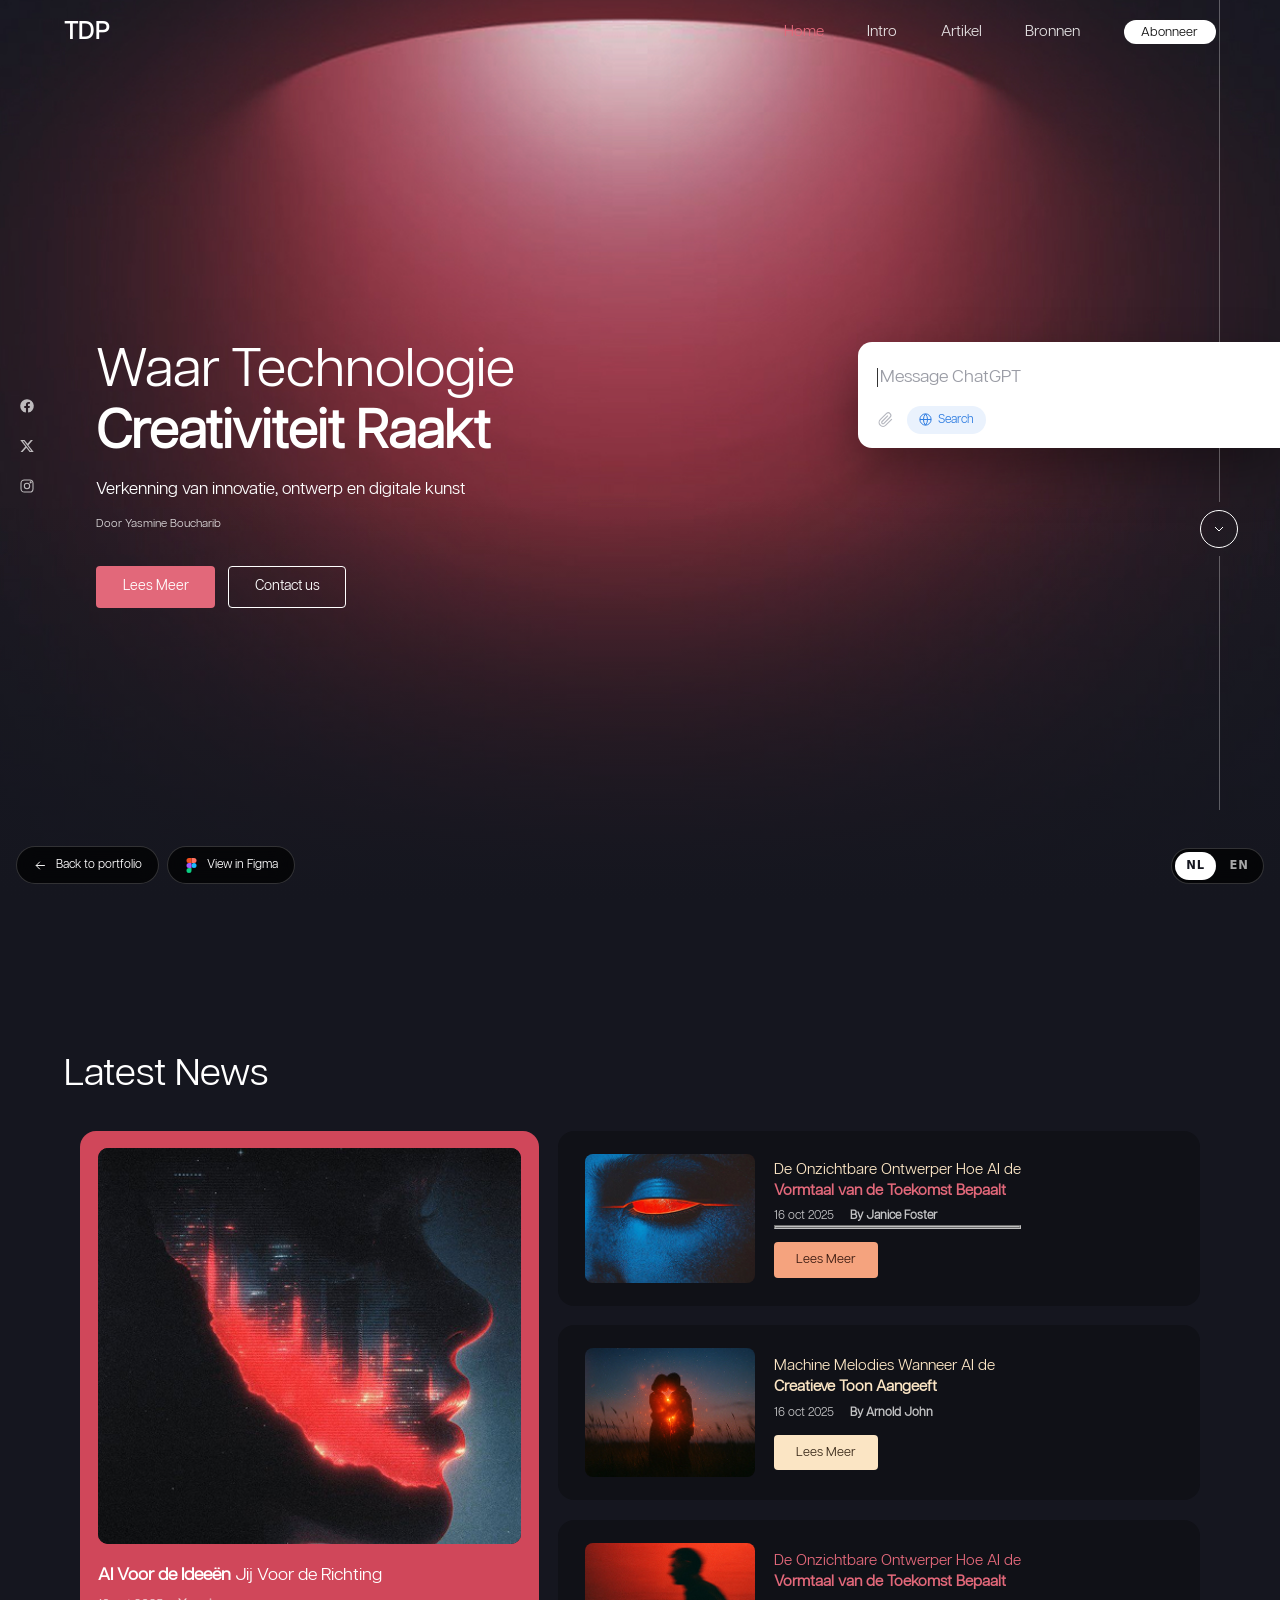
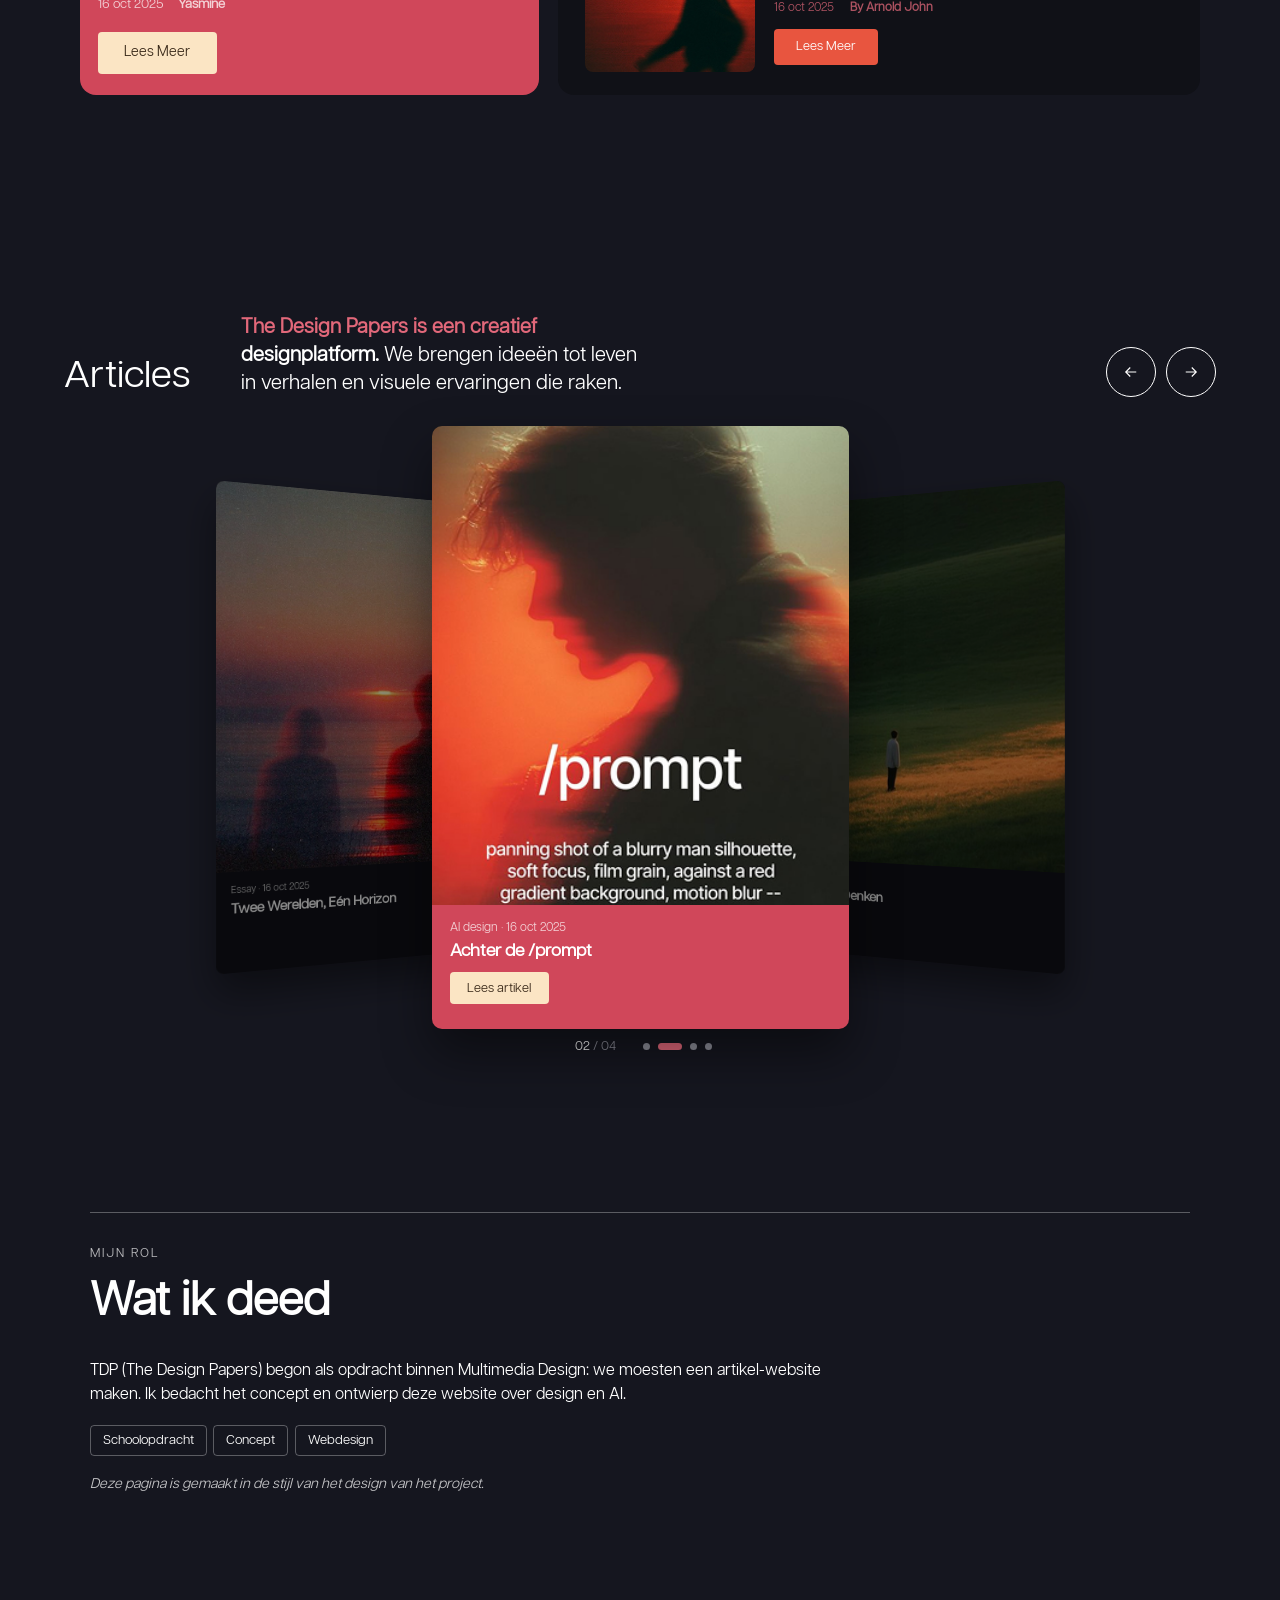
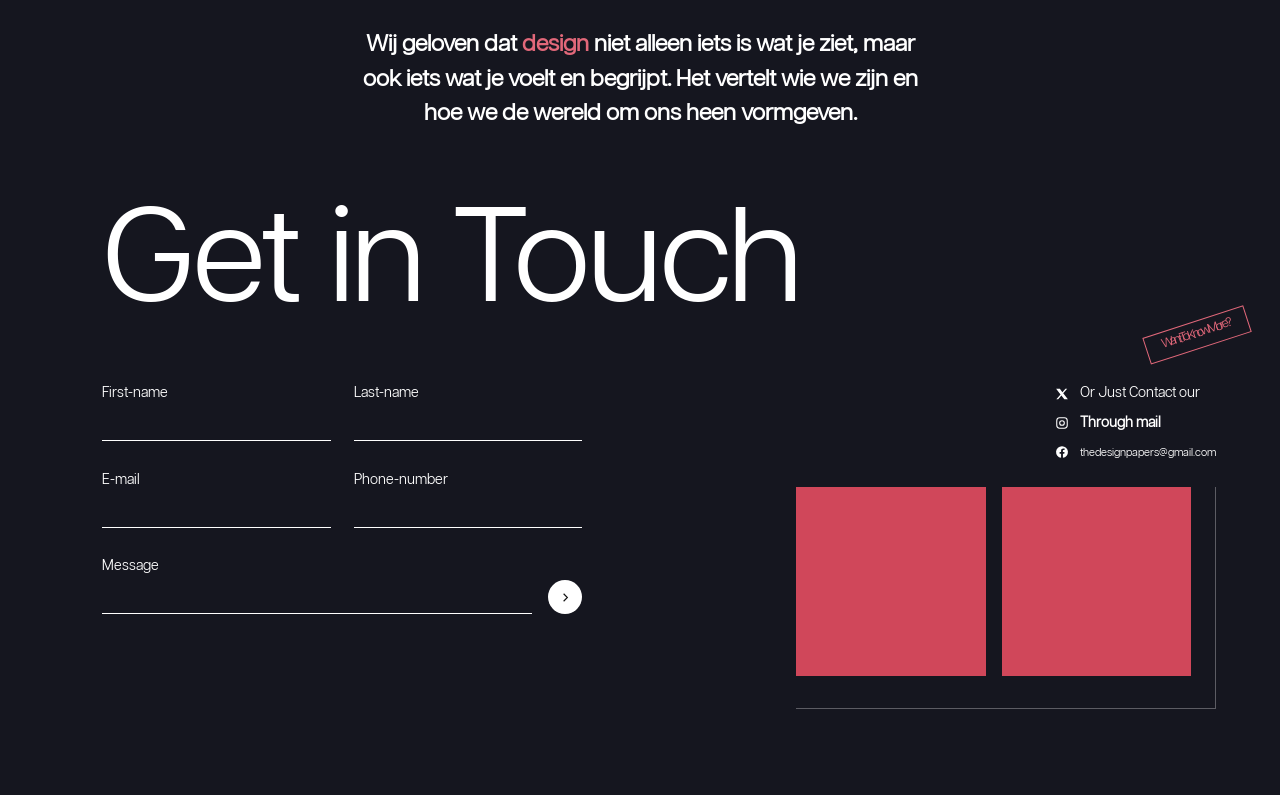
<file: projects/TDP-artikel.html>
<!DOCTYPE html>
<html lang="nl" data-i18n-fixed>
<head>
  <meta charset="UTF-8" />
  <meta name="viewport" content="width=device-width, initial-scale=1.0" />
  <title>TDP — The Design Papers</title>

  <style>
    /* =========================================
       FONT — Articulat CF (alleen voor TDP)
       ========================================= */
    @font-face {
      font-family: "Articulat CF";
      src: url("../assets/fonts/Articulat CF Normal.ttf") format("truetype");
      font-weight: 400;
      font-display: swap;
    }
    /* Heb je ook een Bold of Heavy van Articulat? Haal de comment weg:
    @font-face {
      font-family: "Articulat CF";
      src: url("../assets/fonts/Articulat CF Bold.ttf") format("truetype");
      font-weight: 800;
      font-display: swap;
    }
    */

    /* =========================================
       TOKENS
       ========================================= */
    :root {
      --bg: #15161f;
      --card: #101117;
      --pink: #d0475a;
      --pink-soft: #e2687a;
      --cream: #fbe5c4;
      --peach: #f5a37e;
      --white: #ffffff;
      --muted: #8d8e99;
      --line: rgba(255, 255, 255, 0.3);

      /* snijdt de witte rand van de beelden weg. Nog wit? Zet hoger, bijv. 1.1 */
      --crop: 1.07;

      --nav-h: 64px;
      --font: "Articulat CF", "Helvetica Neue", Arial, sans-serif;
      --pad-x: clamp(1.25rem, 5vw, 4rem);
      --ease: cubic-bezier(0.22, 1, 0.36, 1);
    }

    *, *::before, *::after { box-sizing: border-box; margin: 0; padding: 0; }
    html { scroll-behavior: smooth; }
    body {
      background: var(--bg);
      color: var(--white);
      font-family: var(--font);
      font-size: 16px;
      line-height: 1.5;
      -webkit-font-smoothing: antialiased;
      overflow-x: hidden;
    }
    img { display: block; max-width: 100%; }
    a { color: inherit; text-decoration: none; }
    ul { list-style: none; }
    button { font: inherit; cursor: pointer; }
    :focus-visible { outline: 2px solid var(--pink); outline-offset: 4px; }

    /* beeld bijsnijden */
    .crop {
      overflow: hidden;
      border-radius: 10px;
      background: var(--card);
    }
    .crop img {
      width: 100%;
      height: 100%;
      object-fit: cover;
      transform: scale(var(--crop));
    }

    /* knoppen */
    .btn {
      display: inline-flex;
      align-items: center;
      justify-content: center;
      padding: 0.6rem 1.6rem;
      border-radius: 4px;
      font-size: 0.88rem;
      border: 1px solid transparent;
      transition: transform 0.25s var(--ease), filter 0.25s;
    }
    .btn:hover { transform: translateY(-2px); filter: brightness(1.08); }
    .btn--pink { background: var(--pink-soft); color: var(--white); }
    .btn--outline { border-color: var(--white); color: var(--white); }
    .btn--cream { background: var(--cream); color: #3a2a1a; }
    .btn--peach { background: var(--peach); color: #3a1a10; }
    .btn--red { background: #e8553f; color: var(--white); }

    /* =========================================
       ZWEVENDE KNOPPEN — portfolio + figma
       ========================================= */
    .float {
      position: fixed;
      left: 1rem;
      bottom: 1rem;
      z-index: 100;
      display: flex;
      gap: 0.5rem;
    }
    .float a {
      display: inline-flex;
      align-items: center;
      gap: 0.5rem;
      padding: 0.55rem 1rem;
      background: rgba(0, 0, 0, 0.72);
      backdrop-filter: blur(10px);
      -webkit-backdrop-filter: blur(10px);
      border: 1px solid rgba(255, 255, 255, 0.18);
      border-radius: 999px;
      font-size: 0.75rem;
      transition: background 0.3s, border-color 0.3s;
    }
    .float a:hover { background: #000; border-color: rgba(255, 255, 255, 0.45); }
    .float svg { width: 15px; height: 15px; flex-shrink: 0; }

    /* =========================================
       NAV — blijft bovenin staan
       ========================================= */
    .nav {
      position: fixed;
      inset: 0 0 auto 0;
      z-index: 90;
      height: var(--nav-h);
      display: flex;
      align-items: center;
      justify-content: space-between;
      padding: 0 var(--pad-x);
      transition: background 0.4s var(--ease);
    }
    .nav.is-scrolled {
      background: rgba(21, 22, 31, 0.82);
      backdrop-filter: blur(12px);
      -webkit-backdrop-filter: blur(12px);
    }
    .nav__logo { font-weight: 800; font-size: 1.5rem; letter-spacing: 0.02em; }
    .nav__links {
      display: flex;
      align-items: center;
      gap: clamp(1.2rem, 3.4vw, 3.4rem);
      font-size: 0.95rem;
    }
    .nav__links a:not(.nav__sub) { opacity: 0.85; transition: opacity 0.2s, color 0.2s; }
    .nav__links a:not(.nav__sub):hover,
    .nav__links a.is-active { opacity: 1; color: var(--pink-soft); }
    .nav__sub {
      background: var(--white);
      color: #111;
      padding: 0.35rem 1.1rem;
      border-radius: 999px;
      font-size: 0.8rem;
    }
    .nav__toggle {
      display: none;
      background: none;
      border: 0;
      color: var(--white);
      font-size: 0.85rem;
    }

    /* =========================================
       SECTIES — elke sectie past op één scherm
       ========================================= */
    .screen {
      min-height: 100vh;
      min-height: 100svh;
      display: flex;
      flex-direction: column;
      justify-content: center;
      padding: calc(var(--nav-h) + 1.5rem) var(--pad-x) 2.5rem;
    }
    .h2 {
      font-weight: 400;
      font-size: clamp(1.9rem, 3vw, 2.7rem);
      line-height: 1.1;
    }

    /* =========================================
       HERO
       ========================================= */
    .hero {
      position: relative;
      isolation: isolate;
      overflow: hidden;
      padding-left: calc(var(--pad-x) + 2rem);
    }
    /* achtergrond iets ingezoomd zodat een witte rand wegvalt */
    .hero::before,
    .hero::after {
      content: "";
      position: absolute;
      inset: 0;
    }
    .hero::before {
      z-index: -2;
      background: url("../assets/TDP/TDP-bg.jpg") center top / cover no-repeat;
      transform: scale(1.12);
    }
    .hero::after {
      z-index: -1;
      background: linear-gradient(to bottom, transparent 55%, var(--bg) 100%);
    }
    .hero__social {
      position: absolute;
      left: 1.2rem;
      top: 50%;
      transform: translateY(-50%);
      display: grid;
      gap: 1rem;
      opacity: 0.7;
    }
    .hero__social svg { width: 16px; height: 16px; }
    .hero__social a:hover { opacity: 1; color: var(--pink-soft); }

    .hero__text { max-width: 34rem; }
    .hero__title {
      font-size: clamp(2.2rem, 4.2vw, 3.7rem);
      line-height: 1.15;
      font-weight: 400;
    }
    .hero__title strong { display: block; font-weight: 800; }
    .hero__sub { margin-top: 0.8rem; font-size: 1.05rem; }
    .hero__by { margin-top: 0.9rem; font-size: 0.72rem; opacity: 0.8; }
    .hero__btns { display: flex; flex-wrap: wrap; gap: 0.8rem; margin-top: 2rem; }

    /* ChatGPT-veld, in code nagebouwd (geen achtergrond meer) */
    .chat {
      position: absolute;
      right: 0;
      top: 38%;
      width: clamp(280px, 33vw, 500px);
      background: #fff;
      color: #9a9ca5;
      border-radius: 14px 0 0 14px;
      padding: 1rem 1.2rem 0.9rem;
      box-shadow: 0 20px 50px rgba(0, 0, 0, 0.35);
    }
    .chat__input {
      display: flex;
      align-items: center;
      font-size: 1.1rem;
      min-height: 2.4rem;
    }
    .chat__caret {
      width: 1px;
      height: 1.1em;
      background: #333;
      margin-right: 2px;
      animation: blink 1s steps(1) infinite;
    }
    .chat__tools {
      display: flex;
      align-items: center;
      gap: 0.8rem;
      margin-top: 0.6rem;
    }
    .chat__tools > svg { width: 17px; height: 17px; color: #b5b7bf; }
    .chat__search {
      display: inline-flex;
      align-items: center;
      gap: 0.35rem;
      background: #eaf2fd;
      color: #2f7de1;
      font-size: 0.75rem;
      padding: 0.3rem 0.7rem;
      border-radius: 999px;
    }
    .chat__search svg { width: 15px; height: 15px; }
    @keyframes blink { 50% { opacity: 0; } }

    .hero__rail {
      position: absolute;
      right: 2.6rem;
      top: 0;
      bottom: 10%;
      display: flex;
      flex-direction: column;
      align-items: center;
    }
    .hero__rail::before,
    .hero__rail::after { content: ""; width: 1px; background: var(--line); }
    .hero__rail::before { height: 62%; }
    .hero__rail::after { flex: 1; }
    .hero__scroll {
      margin: 0.5rem 0;
      width: 38px; height: 38px;
      border: 1px solid var(--white);
      border-radius: 50%;
      display: grid;
      place-items: center;
      transition: background 0.3s, color 0.3s;
    }
    .hero__scroll:hover { background: var(--white); color: #111; }
    .hero__scroll svg { width: 16px; height: 16px; }

    /* =========================================
       LATEST NEWS
       ========================================= */
    .news__grid {
      display: grid;
      grid-template-columns: 5fr 7fr;
      gap: 1.2rem;
      width: 100%;
      max-width: 1120px;
      margin: 2.2rem auto 0;
    }
    .news__feature {
      background: var(--pink);
      border-radius: 16px;
      padding: 1.1rem 1.1rem 1.3rem;
      display: flex;
      flex-direction: column;
    }
    .news__feature .crop {
      width: 100%;
      aspect-ratio: 435 / 419;
      max-height: 44vh;
    }
    .news__feature h3 { margin-top: 1.1rem; font-weight: 400; font-size: 1.1rem; }
    .news__feature h3 strong { font-weight: 800; }
    .news__meta { margin-top: 0.4rem; font-size: 0.82rem; opacity: 0.75; }
    .news__meta b { margin-left: 0.8rem; font-weight: 800; }
    .news__feature .btn { margin-top: auto; align-self: flex-start; }
    .news__feature .news__meta { margin-bottom: 1.1rem; }

    .news__list { display: grid; gap: 1.2rem; }
    .news__item {
      display: flex;
      align-items: center;
      gap: 1.2rem;
      background: var(--card);
      border-radius: 16px;
      padding: 1.3rem 1.7rem;
      transition: transform 0.35s var(--ease);
    }
    .news__item:hover { transform: translateX(5px); }
    .news__item .crop {
      flex-shrink: 0;
      width: 36%;
      max-width: 170px;
      aspect-ratio: 178 / 135;
      border-radius: 8px;
    }
    .news__item h3 { font-weight: 400; font-size: 0.95rem; line-height: 1.4; }
    .news__item h3 strong { display: block; font-weight: 800; }
    .news__item .news__meta { font-size: 0.75rem; }
    .news__item .btn { margin-top: 0.8rem; padding: 0.45rem 1.3rem; font-size: 0.8rem; }
    .pink-text { color: var(--pink-soft); }
    .cream-text { color: var(--cream); }

    /* =========================================
       ARTICLES
       ========================================= */
    .articles__head {
      display: flex;
      justify-content: space-between;
      align-items: end;
      gap: 2rem;
    }
    /* titel en intro naast elkaar, zodat de carousel meer ruimte krijgt */
    .articles__title {
      display: flex;
      align-items: end;
      gap: clamp(1.5rem, 4vw, 4rem);
    }
    .articles__title .articles__intro { margin-top: 0; }
    .articles__intro {
      margin-top: 0.8rem;
      max-width: 25rem;
      font-size: 1.25rem;
      line-height: 1.4;
    }
    .articles__intro .lead { color: var(--pink-soft); font-weight: 800; }
    .articles__intro b { font-weight: 800; }

    .arrows { display: flex; gap: 0.6rem; }
    .arrows button {
      width: 50px; height: 50px;
      border-radius: 50%;
      border: 1px solid var(--white);
      background: transparent;
      color: var(--white);
      display: grid;
      place-items: center;
      transition: background 0.3s, border-color 0.3s;
    }
    .arrows button:hover { background: var(--pink); border-color: var(--pink); }
    .arrows svg { width: 18px; height: 18px; }

    .screen.articles { padding-bottom: 1.2rem; }

    /* 3D carousel — hoogte schaalt mee met je scherm */
    .stage {
      --stage-h: clamp(420px, 67vh, 800px);
      position: relative;
      height: var(--stage-h);
      margin-top: 1.8rem;
      perspective: 1400px;
      touch-action: pan-y;
      user-select: none;
      cursor: grab;
      outline: none;
    }
    .stage.is-dragging { cursor: grabbing; }

    .card {
      /* breedte zo dat de hele kaart in de stage past */
      --w: min(34vw, calc((var(--stage-h) - 124px) / 1.15), 520px);
      position: absolute;
      top: 0;
      left: 50%;
      width: var(--w);
      margin-left: calc(var(--w) / -2);
      transform-style: preserve-3d;
      will-change: transform, opacity;
    }
    .card__inner {
      border-radius: 10px;
      overflow: hidden;
      background: var(--card);
      transform: rotateX(var(--rx, 0deg)) rotateY(var(--ry, 0deg));
      transition: transform 0.4s var(--ease);
      box-shadow: 0 24px 50px rgba(0, 0, 0, 0.45);
    }
    .card__img {
      position: relative;
      aspect-ratio: 4 / 4.6;
      overflow: hidden;
    }
    .card__img img {
      width: 100%;
      height: 100%;
      object-fit: cover;
      transform: scale(calc(var(--crop) + 0.1)) translateX(var(--px, 0px));
      pointer-events: none;
    }
    .card__img::after {
      content: "";
      position: absolute;
      inset: 0;
      background: radial-gradient(circle at var(--gx, 50%) var(--gy, 50%), rgba(255,255,255,0.18), transparent 55%);
      opacity: 0;
      transition: opacity 0.4s;
    }
    .card.is-active:hover .card__img::after { opacity: 1; }
    .card__body {
      padding: 0.9rem 1.1rem 1rem;
      height: 124px;
      background: var(--card);
      transition: background 0.5s var(--ease);
    }
    .card.is-active .card__body { background: var(--pink); }
    .card__tag { font-size: 0.75rem; opacity: 0.75; }
    .card__body h3 {
      margin-top: 0.2rem;
      font-weight: 800;
      font-size: 1.1rem;
      line-height: 1.25;
      display: -webkit-box;
      -webkit-box-orient: vertical;
      overflow: hidden;
    }
    .card__more {
      display: inline-flex;
      margin-top: 0.6rem;
      font-size: 0.8rem;
      padding: 0.4rem 1.1rem;
      border-radius: 4px;
      background: var(--cream);
      color: #3a2a1a;
      opacity: 0;
      transform: translateY(6px);
      transition: opacity 0.4s var(--ease), transform 0.4s var(--ease);
      pointer-events: none;
    }
    .card.is-active .card__more { opacity: 1; transform: none; pointer-events: auto; }

    .carousel__foot {
      display: flex;
      justify-content: center;
      align-items: center;
      gap: 1.2rem;
      margin-top: 0.5rem;
    }
    .counter { font-size: 0.8rem; color: var(--muted); min-width: 3.5rem; text-align: center; }
    .counter b { color: var(--white); font-weight: 400; }
    .dots { display: flex; gap: 0.5rem; }
    .dots button {
      width: 7px; height: 7px;
      border-radius: 999px;
      border: 0;
      background: var(--muted);
      transition: width 0.4s var(--ease), background 0.3s;
    }
    .dots button.is-active { width: 24px; background: var(--pink-soft); }

    /* =========================================
       QUOTE + GET IN TOUCH (samen één scherm)
       ========================================= */
    .quote {
      max-width: 36rem;
      margin: 0 auto;
      text-align: center;
      font-weight: 800;
      font-size: clamp(1.15rem, 1.8vw, 1.5rem);
      line-height: 1.5;
    }
    .touch__title {
      position: relative;
      display: inline-block;
      font-weight: 400;
      font-size: clamp(3.4rem, 10.5vw, 9.5rem);
      line-height: 1;
      letter-spacing: -0.02em;
      margin: clamp(2.5rem, 7vh, 4.5rem) 0 0 clamp(0rem, 3vw, 2.5rem);
    }
    .touch__stamp {
      position: absolute;
      right: -3%;
      bottom: -14%;
      border: 1px solid var(--pink-soft);
      color: var(--pink-soft);
      font-size: clamp(0.65rem, 1vw, 0.9rem);
      padding: 0.4rem 1rem;
      transform: rotate(-18deg);
      white-space: nowrap;
    }
    .touch__grid {
      display: grid;
      grid-template-columns: 1fr 1fr;
      gap: 2.5rem;
      margin-top: clamp(2rem, 6vh, 4rem);
      padding-left: clamp(0rem, 3vw, 2.5rem);
    }
    .form {
      display: grid;
      grid-template-columns: 1fr 1fr;
      gap: 1.8rem 1.4rem;
      max-width: 30rem;
      align-content: start;
    }
    .field { display: flex; flex-direction: column; }
    .field--full { grid-column: 1 / -1; flex-direction: row; align-items: end; gap: 1rem; }
    .field label { font-size: 0.88rem; }
    .field input,
    .field textarea {
      background: transparent;
      border: 0;
      border-bottom: 1px solid var(--white);
      color: var(--white);
      font: inherit;
      font-size: 0.95rem;
      padding: 0.4rem 0;
      resize: none;
    }
    .field input:focus,
    .field textarea:focus { outline: none; border-color: var(--pink-soft); }
    .field--full > div { flex: 1; display: flex; flex-direction: column; }
    .form__send {
      flex-shrink: 0;
      width: 34px; height: 34px;
      border-radius: 50%;
      border: 0;
      background: var(--white);
      color: #111;
      display: grid;
      place-items: center;
      transition: background 0.3s, color 0.3s;
    }
    .form__send:hover { background: var(--pink-soft); color: var(--white); }
    .form__send svg { width: 15px; height: 15px; }

    .touch__side {
      display: flex;
      flex-direction: column;
      justify-content: space-between;
      gap: 1.5rem;
    }
    .contact-list { align-self: end; display: grid; gap: 0.5rem; font-size: 0.88rem; }
    .contact-list li { display: flex; align-items: center; gap: 0.7rem; }
    .contact-list svg { width: 14px; height: 14px; flex-shrink: 0; }
    .contact-list strong { font-weight: 800; }
    .contact-list small { font-size: 0.68rem; }
    .touch__blocks {
      display: grid;
      grid-template-columns: 1fr 1fr;
      gap: 1rem;
      width: min(100%, 420px);
      align-self: end;
      padding: 0 1.5rem 2rem 0;
      border-right: 1px solid var(--line);
      border-bottom: 1px solid var(--line);
    }
    .touch__blocks div { aspect-ratio: 1; background: var(--pink); }

    /* =========================================
       RESPONSIVE
       ========================================= */

    /* laptop met laag scherm */
    @media (max-height: 860px) and (min-width: 901px) {
      .news__feature .crop { max-height: 36vh; }
      .news__item { padding: 0.8rem 1.2rem; }
      .news__item .crop { max-width: 130px; }
      .touch__blocks { width: min(100%, 260px); }
      .stage { --stage-h: clamp(380px, 65vh, 600px); margin-top: 1.2rem; }
      .articles__intro { font-size: 1.05rem; }
      .touch__title { font-size: clamp(3rem, 8.5vw, 7.5rem); margin-top: 2rem; }
      .touch__grid { margin-top: 2rem; }
      .touch__blocks { width: min(100%, 280px); padding-bottom: 1.4rem; }
      .form { gap: 1.4rem 1.4rem; }
    }

    /* tablet */
    @media (max-width: 900px) {
      .chat { position: relative; top: auto; right: auto; margin-top: 2.5rem; width: min(100%, 380px); border-radius: 14px; }
      .hero__rail { display: none; }
      .news__grid { grid-template-columns: 1fr; max-width: 560px; }
      .news__feature .crop { max-height: none; }
      .touch__grid { grid-template-columns: 1fr; }
      .touch__blocks { width: min(100%, 300px); }
      .card { --w: min(50vw, calc((var(--stage-h) - 124px) / 1.15), 400px); }
      /* op kleinere schermen hoeven secties niet exact één scherm te zijn */
      .screen:not(.hero) { min-height: auto; padding-top: calc(var(--nav-h) + 3rem); padding-bottom: 3rem; }
    }

    /* mobiel */
    @media (max-width: 640px) {
      .nav__toggle { display: block; }
      .nav__links {
        position: fixed;
        inset: 0;
        flex-direction: column;
        justify-content: center;
        gap: 1.8rem;
        font-size: 1.4rem;
        background: var(--bg);
        opacity: 0;
        visibility: hidden;
        transition: opacity 0.35s var(--ease), visibility 0.35s;
        z-index: -1;
      }
      .nav.is-open .nav__links { opacity: 1; visibility: visible; }
      .nav__sub { font-size: 1rem; padding: 0.5rem 1.5rem; }

      .hero { padding-left: var(--pad-x); }
      .hero__social { display: none; }

      .news__item { padding: 1rem; }
      .news__item .crop { width: 38%; }

      .articles__head, .articles__title { flex-direction: column; align-items: start; }
      .articles__title { gap: 0.8rem; }
      .arrows { display: none; }
      .stage { --stage-h: 520px; }
      .card { --w: min(78vw, 330px); }

      .form { grid-template-columns: 1fr; }
      .touch__stamp { bottom: -30%; }
      .float a span { display: none; }
      .float a { padding: 0.6rem; }
    }

    @media (prefers-reduced-motion: reduce) {
      html { scroll-behavior: auto; }
      *, *::before, *::after { transition-duration: 0.01ms !important; animation: none !important; }
    }
    /* =========================================
       MIJN ROL / MY ROLE — NL + EN
       ========================================= */
    .myrole { position: relative; z-index: 2; padding: clamp(4rem, 9vw, 7rem) var(--pad-x, 5vw) 0; }
    .myrole__in { max-width: 1100px; margin: 0 auto; padding-top: 2rem; border-top: 1px solid var(--role-line, currentColor); }
    .myrole__kick { font-size: 0.78rem; letter-spacing: 0.16em; text-transform: uppercase; opacity: 0.7; margin-bottom: 0.8rem; }
    .myrole__title { font-family: var(--role-head, inherit); font-weight: var(--role-weight, 400); font-size: clamp(1.8rem, 3.6vw, 3rem); line-height: 1.1; margin-bottom: 2rem; }
    .myrole__cols { display: grid; grid-template-columns: 1fr 1fr; gap: clamp(1.5rem, 4vw, 3.5rem); }
    .myrole__lang { display: inline-block; margin-bottom: 0.8rem; padding: 0.15rem 0.5rem; border: 1px solid currentColor; border-radius: var(--role-r, 999px); font-size: 0.7rem; letter-spacing: 0.14em; opacity: 0.75; }
    .myrole__cols p + p { margin-top: 0.8rem; }
    .myrole__list { display: flex; flex-wrap: wrap; gap: 0.4rem; margin-top: 1.1rem; list-style: none; padding: 0; }
    .myrole__list li { padding: 0.3rem 0.75rem; border: 1px solid var(--role-line, currentColor); border-radius: var(--role-r, 999px); font-size: 0.82rem; }
    .myrole__note { margin-top: 1.1rem; font-size: 0.88rem; font-style: italic; opacity: 0.75; }
    @media (max-width: 760px) { .myrole__cols { grid-template-columns: 1fr; } }
    .myrole { --role-line: var(--line); --role-r: 4px; }
    .myrole__title { font-weight: 800; }
    .myrole__lang { color: var(--pink-soft); }
    /* taalknop NL / EN */
    .pl-switch { --pl-on: #15161f; }
  </style>
</head>
<body>

  <!-- zwevende knoppen -->
  <div class="float">
    <a href="../index.html#projects" aria-label="Terug naar portfolio">
      <svg viewBox="0 0 24 24" fill="none" stroke="currentColor" stroke-width="1.5"><path d="M19 12H5M11 6l-6 6 6 6"/></svg>
      <span data-i18n="float.back">Terug naar portfolio</span>
    </a>
    <a href="https://www.figma.com/design/WA6yP66erFljcAQb48k9o9/TDP-Opdracht-Yasmine?node-id=304-1538&t=xsKK6GyWdD3uHKPL-1" target="_blank" rel="noopener" aria-label="Bekijk het design in Figma">
      <svg viewBox="0 0 38 57" fill="none">
        <path d="M19 28.5a9.5 9.5 0 1 1 19 0 9.5 9.5 0 0 1-19 0Z" fill="#1ABCFE"/>
        <path d="M0 47.5A9.5 9.5 0 0 1 9.5 38H19v9.5a9.5 9.5 0 1 1-19 0Z" fill="#0ACF83"/>
        <path d="M19 0v19h9.5a9.5 9.5 0 1 0 0-19H19Z" fill="#FF7262"/>
        <path d="M0 9.5A9.5 9.5 0 0 0 9.5 19H19V0H9.5A9.5 9.5 0 0 0 0 9.5Z" fill="#F24E1E"/>
        <path d="M0 28.5A9.5 9.5 0 0 0 9.5 38H19V19H9.5A9.5 9.5 0 0 0 0 28.5Z" fill="#A259FF"/>
      </svg>
      <span data-i18n="float.figma">Bekijk in Figma</span>
    </a>
  </div>

  <!-- NAV -->
  <nav class="nav" id="nav">
    <a href="#home" class="nav__logo">TDP</a>
    <button class="nav__toggle" id="navToggle" aria-expanded="false">Menu</button>
    <ul class="nav__links" id="navLinks">
      <li><a href="#home">Home</a></li>
      <li><a href="#intro">Intro</a></li>
      <li><a href="#artikel">Artikel</a></li>
      <li><a href="#bronnen">Bronnen</a></li>
      <li><a href="#bronnen" class="nav__sub">Abonneer</a></li>
    </ul>
  </nav>

  <!-- HERO -->
  <header class="screen hero" id="home">
    <div class="hero__social">
      <a href="#" aria-label="Facebook">
        <svg viewBox="0 0 24 24" fill="currentColor"><path d="M12 2a10 10 0 0 0-1.6 19.9v-7H7.9V12h2.5V9.8c0-2.5 1.5-3.9 3.8-3.9 1.1 0 2.2.2 2.2.2v2.5h-1.3c-1.2 0-1.6.8-1.6 1.6V12h2.8l-.4 2.9h-2.3v7A10 10 0 0 0 12 2Z"/></svg>
      </a>
      <a href="#" aria-label="X">
        <svg viewBox="0 0 24 24" fill="currentColor"><path d="M17.8 3h3.1l-6.8 7.7 8 10.3h-6.2l-4.9-6.3L5.4 21H2.3l7.2-8.3L1.9 3h6.4l4.4 5.8L17.8 3Zm-1.1 16.2h1.7L7.4 4.7H5.6l11.1 14.5Z"/></svg>
      </a>
      <a href="#" aria-label="Instagram">
        <svg viewBox="0 0 24 24" fill="none" stroke="currentColor" stroke-width="1.6"><rect x="3" y="3" width="18" height="18" rx="5"/><circle cx="12" cy="12" r="4"/><circle cx="17.5" cy="6.5" r="0.8" fill="currentColor"/></svg>
      </a>
    </div>

    <div class="hero__text">
      <h1 class="hero__title">Waar Technologie <strong>Creativiteit Raakt</strong></h1>
      <p class="hero__sub">Verkenning van innovatie, ontwerp en digitale kunst</p>
      <p class="hero__by">Door Yasmine Boucharib</p>
      <div class="hero__btns">
        <a href="#artikel" class="btn btn--pink">Lees Meer</a>
        <a href="#bronnen" class="btn btn--outline">Contact us</a>
      </div>
    </div>

    <!-- ChatGPT-veld in code -->
    <div class="chat" aria-hidden="true">
      <p class="chat__input"><span class="chat__caret"></span>Message ChatGPT</p>
      <div class="chat__tools">
        <svg viewBox="0 0 24 24" fill="none" stroke="currentColor" stroke-width="1.6"><path d="M21 11.5 12.4 20a5.5 5.5 0 0 1-7.8-7.8l8.9-8.9a3.7 3.7 0 0 1 5.2 5.2l-8.9 8.9a1.8 1.8 0 0 1-2.6-2.6l8.2-8.2"/></svg>
        <span class="chat__search">
          <svg viewBox="0 0 24 24" fill="none" stroke="currentColor" stroke-width="1.6"><circle cx="12" cy="12" r="9"/><path d="M3 12h18M12 3a14 14 0 0 1 0 18M12 3a14 14 0 0 0 0 18"/></svg>
          Search
        </span>
      </div>
    </div>

    <div class="hero__rail">
      <a href="#intro" class="hero__scroll" aria-label="Scroll naar beneden">
        <svg viewBox="0 0 24 24" fill="none" stroke="currentColor" stroke-width="1.5"><path d="M6 9l6 6 6-6"/></svg>
      </a>
    </div>
  </header>

  <!-- LATEST NEWS -->
  <section class="screen news" id="intro">
    <h2 class="h2">Latest News</h2>

    <div class="news__grid">
      <article class="news__feature">
        <div class="crop">
          <img src="../assets/TDP/TDP-image1.jpg" alt="Silhouet van een gezicht met rode stadslichten" />
        </div>
        <h3><strong>AI Voor de Ideeën</strong> Jij Voor de Richting</h3>
        <p class="news__meta">16 oct 2025 <b>Yasmine</b></p>
        <a href="#artikel" class="btn btn--cream">Lees Meer</a>
      </article>

      <div class="news__list">
        <article class="news__item">
          <div class="crop"><img src="../assets/TDP/TDP-image2.jpg" alt="" /></div>
          <div>
            <h3 class="cream-text">De Onzichtbare Ontwerper Hoe AI de <strong class="pink-text">Vormtaal van de Toekomst Bepaalt</strong></h3>
            <p class="news__meta">16 oct 2025 <b>By Janice Foster <fieldset></fieldset></b></p>
            <a href="#artikel" class="btn btn--peach">Lees Meer</a>
          </div>
        </article>

        <article class="news__item">
          <div class="crop"><img src="../assets/TDP/TDP-image3.jpg" alt="" /></div>
          <div>
            <h3 class="cream-text">Machine Melodies Wanneer AI de <strong>Creatieve Toon Aangeeft</strong></h3>
            <p class="news__meta">16 oct 2025 <b>By Arnold John</b></p>
            <a href="#artikel" class="btn btn--cream">Lees Meer</a>
          </div>
        </article>

        <article class="news__item">
          <div class="crop"><img src="../assets/TDP/TDP-image4.jpg" alt="" /></div>
          <div>
            <h3 class="pink-text">De Onzichtbare Ontwerper Hoe AI de <strong>Vormtaal van de Toekomst Bepaalt</strong></h3>
            <p class="news__meta pink-text">16 oct 2025 <b>By Arnold John</b></p>
            <a href="#artikel" class="btn btn--red">Lees Meer</a>
          </div>
        </article>
      </div>
    </div>
  </section>

  <!-- ARTICLES -->
  <section class="screen articles" id="artikel">
    <div class="articles__head">
      <div class="articles__title">
        <h2 class="h2">Articles</h2>
        <p class="articles__intro">
          <span class="lead">The Design Papers is een creatief</span>
          <b>designplatform.</b> We brengen ideeën tot leven in verhalen en visuele ervaringen die raken.
        </p>
      </div>
      <div class="arrows">
        <button id="prev" aria-label="Vorig artikel">
          <svg viewBox="0 0 24 24" fill="none" stroke="currentColor" stroke-width="1.5"><path d="M19 12H5M11 6l-6 6 6 6"/></svg>
        </button>
        <button id="next" aria-label="Volgend artikel">
          <svg viewBox="0 0 24 24" fill="none" stroke="currentColor" stroke-width="1.5"><path d="M5 12h14M13 6l6 6-6 6"/></svg>
        </button>
      </div>
    </div>

    <!-- Kaart toevoegen? Kopieer een <article class="card"> en pas beeld + tekst aan -->
    <div class="stage" id="stage" tabindex="0" aria-roledescription="carousel" aria-label="Artikelen">
      <article class="card">
        <div class="card__inner">
          <div class="card__img"><img src="../assets/TDP/TDP-carousel-img3.jpg" alt="Twee silhouetten bij zonsondergang" /></div>
          <div class="card__body">
            <p class="card__tag">Essay · 16 oct 2025</p>
            <h3>Twee Werelden, Eén Horizon</h3>
            <a href="#" class="card__more">Lees artikel</a>
          </div>
        </div>
      </article>

      <article class="card">
        <div class="card__inner">
          <div class="card__img"><img src="../assets/TDP/TDP-carousel-img1.jpg" alt="/prompt — wazig silhouet tegen rode achtergrond" /></div>
          <div class="card__body">
            <p class="card__tag">AI design · 16 oct 2025</p>
            <h3>Achter de /prompt</h3>
            <a href="#" class="card__more">Lees artikel</a>
          </div>
        </div>
      </article>

      <article class="card">
        <div class="card__inner">
          <div class="card__img"><img src="../assets/TDP/TDP-carousel-img2.jpg" alt="Figuur in een groen veld" /></div>
          <div class="card__body">
            <p class="card__tag">Beeld · 16 oct 2025</p>
            <h3>Ruimte om te Denken</h3>
            <a href="#" class="card__more">Lees artikel</a>
          </div>
        </div>
      </article>

      <article class="card">
        <div class="card__inner">
          <div class="card__img"><img src="../assets/TDP/TDP-image1.jpg" alt="Silhouet van een gezicht met rode stadslichten" /></div>
          <div class="card__body">
            <p class="card__tag">AI design · 16 oct 2025</p>
            <h3>AI Voor de Ideeën, Jij Voor de Richting</h3>
            <a href="#" class="card__more">Lees artikel</a>
          </div>
        </div>
      </article>
    </div>

    <div class="carousel__foot">
      <span class="counter" id="counter"><b>01</b> / 04</span>
      <div class="dots" id="dots"></div>
    </div>
  </section>


    <!-- =========================================
         MIJN ROL / MY ROLE (NL + EN)
         ========================================= -->
    <section class="myrole " id="mijn-rol">
      <div class="myrole__in">
        <p class="myrole__kick" data-en="My role">Mijn rol</p>
        <h2 class="myrole__title" data-en="What I did">Wat ik deed</h2>
        <div class="myrole__cols">
          <div lang="nl">
            <span class="myrole__lang">NL</span>
            <p>TDP (The Design Papers) begon als opdracht binnen Multimedia Design: we moesten een artikel-website maken. Ik bedacht het concept en ontwierp deze website over design en AI.</p>
            <ul class="myrole__list"><li>Schoolopdracht</li><li>Concept</li><li>Webdesign</li></ul>
            <p class="myrole__note">Deze pagina is gemaakt in de stijl van het design van het project.</p>
          </div>
          <div lang="en">
            <span class="myrole__lang">EN</span>
            <p>TDP (The Design Papers) started as an assignment in Multimedia Design: we had to create an article website. I came up with the concept and designed this website about design and AI.</p>
            <ul class="myrole__list"><li>School assignment</li><li>Concept</li><li>Web design</li></ul>
            <p class="myrole__note">This page is built in the style of the project's own design.</p>
          </div>
        </div>
      </div>
    </section>

  <!-- QUOTE + GET IN TOUCH -->
  <section class="screen touch" id="bronnen">
    <p class="quote">
      Wij geloven dat <span class="pink-text">design</span> niet alleen iets is wat je ziet,
      maar ook iets wat je voelt en begrijpt. Het vertelt wie we zijn en hoe we de wereld
      om ons heen vormgeven.
    </p>

    <h2 class="touch__title">
      Get in Touch
      <span class="touch__stamp">Want To Know More?</span>
    </h2>

    <div class="touch__grid">
      <form class="form" onsubmit="event.preventDefault(); this.reset();">
        <div class="field">
          <label for="fn">First-name</label>
          <input id="fn" type="text" autocomplete="given-name" />
        </div>
        <div class="field">
          <label for="ln">Last-name</label>
          <input id="ln" type="text" autocomplete="family-name" />
        </div>
        <div class="field">
          <label for="em">E-mail</label>
          <input id="em" type="email" autocomplete="email" />
        </div>
        <div class="field">
          <label for="ph">Phone-number</label>
          <input id="ph" type="tel" autocomplete="tel" />
        </div>
        <div class="field field--full">
          <div>
            <label for="msg">Message</label>
            <textarea id="msg" rows="1"></textarea>
          </div>
          <button class="form__send" type="submit" aria-label="Verstuur bericht">
            <svg viewBox="0 0 24 24" fill="none" stroke="currentColor" stroke-width="1.8"><path d="M9 6l6 6-6 6"/></svg>
          </button>
        </div>
      </form>

      <div class="touch__side">
        <ul class="contact-list">
          <li>
            <svg viewBox="0 0 24 24" fill="currentColor"><path d="M17.8 3h3.1l-6.8 7.7 8 10.3h-6.2l-4.9-6.3L5.4 21H2.3l7.2-8.3L1.9 3h6.4l4.4 5.8L17.8 3Z"/></svg>
            Or Just Contact our
          </li>
          <li>
            <svg viewBox="0 0 24 24" fill="none" stroke="currentColor" stroke-width="1.8"><rect x="3" y="3" width="18" height="18" rx="5"/><circle cx="12" cy="12" r="4"/></svg>
            <strong>Through mail</strong>
          </li>
          <li>
            <svg viewBox="0 0 24 24" fill="currentColor"><path d="M12 2a10 10 0 0 0-1.6 19.9v-7H7.9V12h2.5V9.8c0-2.5 1.5-3.9 3.8-3.9 1.1 0 2.2.2 2.2.2v2.5h-1.3c-1.2 0-1.6.8-1.6 1.6V12h2.8l-.4 2.9h-2.3v7A10 10 0 0 0 12 2Z"/></svg>
            <a href="mailto:thedesignpapers@gmail.com"><small>thedesignpapers@gmail.com</small></a>
          </li>
        </ul>
        <div class="touch__blocks"><div></div><div></div></div>
      </div>
    </div>
  </section>

  <script>
    /* Engelse teksten voor de taalknop (Nederlands → Engels) */
    window.PL_EN = {
  "Terug naar portfolio": "Back to portfolio",
  "Bekijk in Figma": "View in Figma",
  "Artikel": "Article",
  "Bronnen": "Sources",
  "Abonneer": "Subscribe",
  "Waar Technologie Creativiteit Raakt": "Where Technology <strong>Meets Creativity<\/strong>",
  "Verkenning van innovatie, ontwerp en digitale kunst": "Exploring innovation, design and digital art",
  "Door Yasmine Boucharib": "By Yasmine Boucharib",
  "Lees Meer": "Read More",
  "AI Voor de Ideeën Jij Voor de Richting": "<strong>AI For the Ideas<\/strong> You For the Direction",
  "De Onzichtbare Ontwerper Hoe AI de Vormtaal van de Toekomst Bepaalt": "The Invisible Designer How AI <strong class=\"pink-text\">Shapes the Visual Language of the Future<\/strong>",
  "Machine Melodies Wanneer AI de Creatieve Toon Aangeeft": "Machine Melodies When AI <strong>Sets the Creative Tone<\/strong>",
  "The Design Papers is een creatief designplatform. We brengen ideeën tot leven in verhalen en visuele ervaringen die raken.": "<span class=\"lead\">The Design Papers is a creative<\/span> <b>design platform.<\/b> We bring ideas to life through stories and visual experiences that move people.",
  "Twee Werelden, Eén Horizon": "Two Worlds, One Horizon",
  "Lees artikel": "Read article",
  "Achter de /prompt": "Behind the /prompt",
  "Beeld · 16 oct 2025": "Image · 16 oct 2025",
  "Ruimte om te Denken": "Room to Think",
  "AI Voor de Ideeën, Jij Voor de Richting": "AI For the Ideas, You For the Direction",
  "Wij geloven dat design niet alleen iets is wat je ziet, maar ook iets wat je voelt en begrijpt. Het vertelt wie we zijn en hoe we de wereld om ons heen vormgeven.": "We believe <span class=\"pink-text\">design<\/span> isn't just something you see, but something you feel and understand. It tells us who we are and how we shape the world around us."
};
  </script>
  <script src="page-lang.js"></script>
  <script src="../lang.js"></script>
  <script>
    /* ---------- NAV ---------- */
    const nav = document.getElementById("nav");
    const navToggle = document.getElementById("navToggle");
    const navLinks = document.getElementById("navLinks");

    const onScroll = () => nav.classList.toggle("is-scrolled", window.scrollY > 40);
    window.addEventListener("scroll", onScroll, { passive: true });
    onScroll();

    navToggle.addEventListener("click", () => {
      const open = nav.classList.toggle("is-open");
      navToggle.setAttribute("aria-expanded", open);
      navToggle.textContent = open ? "Sluiten" : "Menu";
    });
    navLinks.querySelectorAll("a").forEach((a) =>
      a.addEventListener("click", () => {
        nav.classList.remove("is-open");
        navToggle.setAttribute("aria-expanded", false);
        navToggle.textContent = "Menu";
      })
    );

    // actieve link markeren
    const links = navLinks.querySelectorAll("a:not(.nav__sub)");
    const io = new IntersectionObserver(
      (entries) => entries.forEach((e) => {
        if (!e.isIntersecting) return;
        links.forEach((a) => a.classList.toggle("is-active", a.getAttribute("href") === `#${e.target.id}`));
      }),
      { rootMargin: "-45% 0px -50% 0px" }
    );
    document.querySelectorAll(".screen").forEach((s) => io.observe(s));

    /* ---------- 3D CAROUSEL ---------- */
    const stage = document.getElementById("stage");
    const cards = [...stage.querySelectorAll(".card")];
    const dotsEl = document.getElementById("dots");
    const counter = document.getElementById("counter");
    const n = cards.length;
    const reduceMotion = window.matchMedia("(prefers-reduced-motion: reduce)").matches;

    let pos = 1, target = 1, active = -1;

    cards.forEach((_, i) => {
      const b = document.createElement("button");
      b.setAttribute("aria-label", `Artikel ${i + 1}`);
      b.addEventListener("click", () => goTo(i));
      dotsEl.appendChild(b);
    });

    const offset = (i, p) => {
      let d = i - p;
      d = ((d % n) + n) % n;
      if (d > n / 2) d -= n;
      return d;
    };

    function render() {
      const spread = window.innerWidth < 640 ? 80 : 72;
      cards.forEach((card, i) => {
        const d = offset(i, pos);
        const a = Math.abs(d);
        const rot = -Math.max(-1.4, Math.min(1.4, d)) * 32;
        const scale = 1 - Math.min(a, 1.5) * 0.12;
        card.style.transform = `translateX(${d * spread}%) translateZ(${-a * 200}px) rotateY(${rot}deg) scale(${scale})`;
        card.style.opacity = a > 1.6 ? 0 : 1 - Math.max(0, a - 1) * 0.9;
        card.style.zIndex = Math.round(100 - a * 10);
        card.style.filter = `brightness(${1 - Math.min(a, 1) * 0.45})`;
        card.style.pointerEvents = a > 1.5 ? "none" : "auto";
        card.querySelector(".card__img img").style.setProperty("--px", `${d * -12}px`);
      });

      const current = ((Math.round(pos) % n) + n) % n;
      if (current !== active) {
        active = current;
        cards.forEach((c, i) => {
          c.classList.toggle("is-active", i === active);
          c.setAttribute("aria-hidden", i !== active);
        });
        [...dotsEl.children].forEach((d, i) => d.classList.toggle("is-active", i === active));
        counter.innerHTML = `<b>${String(active + 1).padStart(2, "0")}</b> / ${String(n).padStart(2, "0")}`;
      }
    }

    function loop() {
      if (!dragging) {
        pos += (target - pos) * (reduceMotion ? 1 : 0.1);
        if (Math.abs(target - pos) < 0.0005) pos = target;
      }
      render();
      requestAnimationFrame(loop);
    }

    function goTo(i) { target = Math.round(target) + offset(i, Math.round(target)); }
    const next = () => (target = Math.round(target) + 1);
    const prev = () => (target = Math.round(target) - 1);

    document.getElementById("next").addEventListener("click", next);
    document.getElementById("prev").addEventListener("click", prev);
    stage.addEventListener("keydown", (e) => {
      if (e.key === "ArrowRight") { e.preventDefault(); next(); }
      if (e.key === "ArrowLeft") { e.preventDefault(); prev(); }
    });

    // slepen / swipen
    let dragging = false, startX = 0, startPos = 0, lastX = 0, lastT = 0, velocity = 0, moved = 0;

    stage.addEventListener("pointerdown", (e) => {
      if (e.target.closest(".card__more")) return; // knop gewoon laten werken
      dragging = true;
      moved = 0;
      startX = lastX = e.clientX;
      startPos = pos;
      lastT = performance.now();
      velocity = 0;
      stage.classList.add("is-dragging");
      stage.setPointerCapture(e.pointerId);
    });
    stage.addEventListener("pointermove", (e) => {
      if (!dragging) return;
      const dx = e.clientX - startX;
      moved = Math.max(moved, Math.abs(dx));
      pos = startPos - dx / (cards[0].offsetWidth * 0.9);
      const now = performance.now();
      velocity = (e.clientX - lastX) / Math.max(1, now - lastT);
      lastX = e.clientX;
      lastT = now;
    });
    const endDrag = (e) => {
      if (!dragging) return;
      dragging = false;
      stage.classList.remove("is-dragging");
      const flick = Math.abs(velocity) > 0.5 ? -Math.sign(velocity) * 0.5 : 0;
      target = Math.round(pos + flick);
      if (moved < 6) {
        stage.releasePointerCapture?.(e.pointerId);
        const card = document.elementFromPoint(e.clientX, e.clientY)?.closest(".card");
        if (card) {
          const i = cards.indexOf(card);
          if (i !== active) goTo(i);
        }
      }
    };
    stage.addEventListener("pointerup", endDrag);
    stage.addEventListener("pointercancel", endDrag);
    stage.addEventListener("dragstart", (e) => e.preventDefault());
    stage.addEventListener("click", (e) => { if (moved >= 6) e.preventDefault(); }, true);

    // tilt + glans
    if (!reduceMotion && window.matchMedia("(hover: hover)").matches) {
      cards.forEach((card) => {
        const inner = card.querySelector(".card__inner");
        card.addEventListener("pointermove", (e) => {
          if (!card.classList.contains("is-active") || dragging) return;
          const r = inner.getBoundingClientRect();
          const px = (e.clientX - r.left) / r.width;
          const py = (e.clientY - r.top) / r.height;
          inner.style.setProperty("--ry", `${(px - 0.5) * 14}deg`);
          inner.style.setProperty("--rx", `${(0.5 - py) * 10}deg`);
          inner.style.setProperty("--gx", `${px * 100}%`);
          inner.style.setProperty("--gy", `${py * 100}%`);
        });
        card.addEventListener("pointerleave", () => {
          inner.style.setProperty("--rx", "0deg");
          inner.style.setProperty("--ry", "0deg");
        });
      });
    }

    loop();
  </script>
</body>
</html>
</file>
